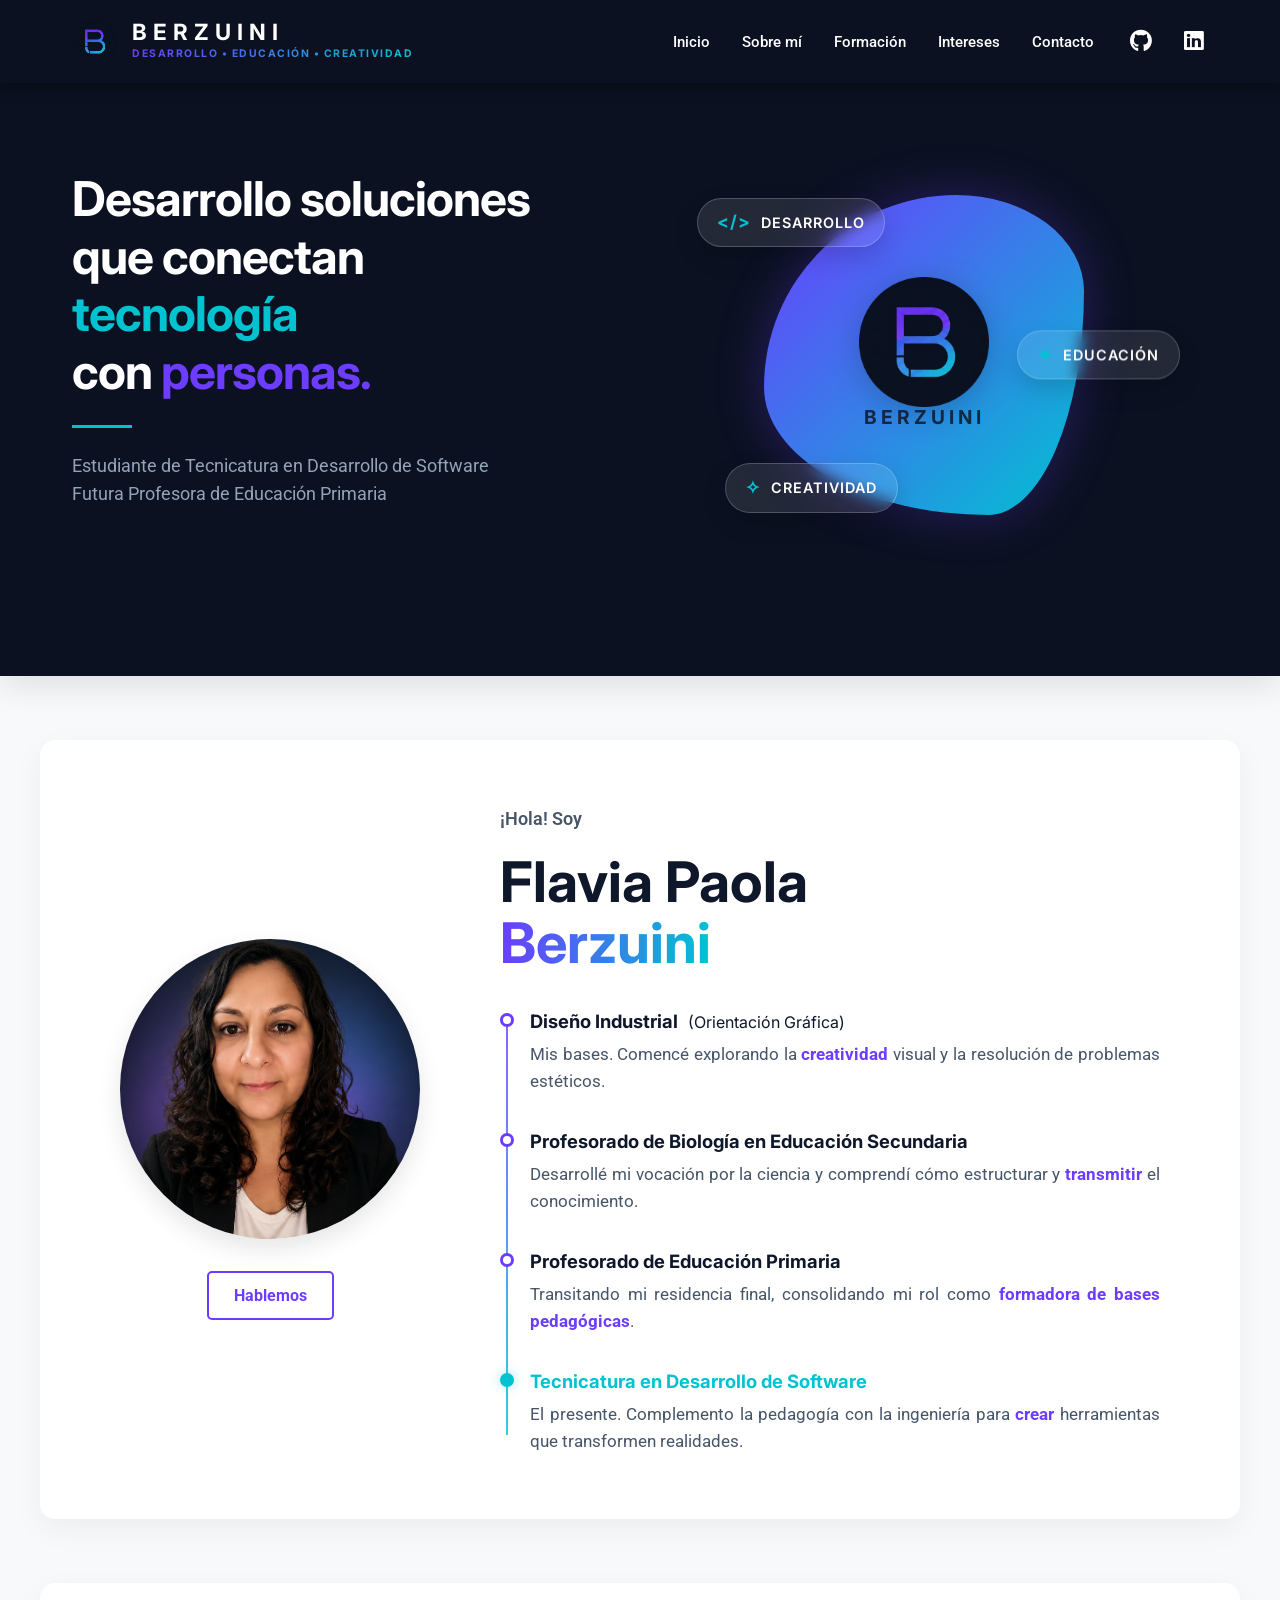
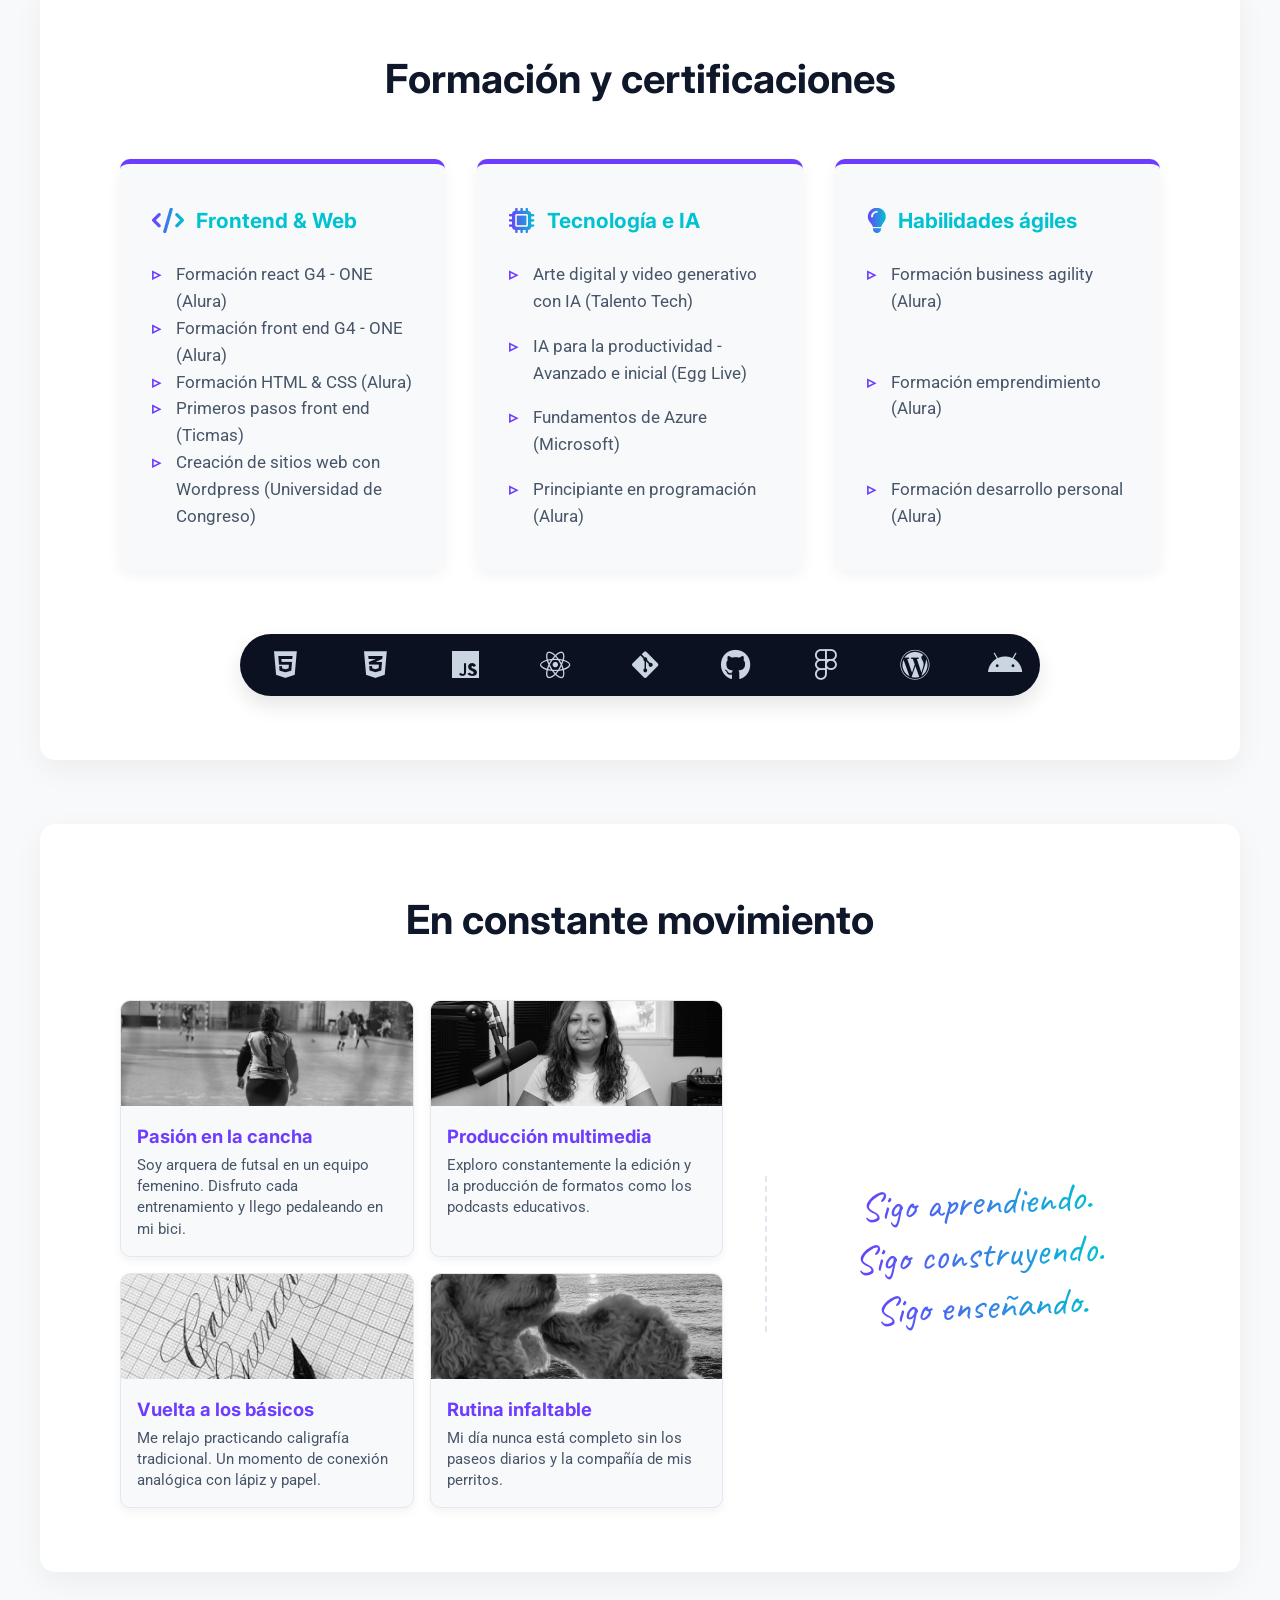
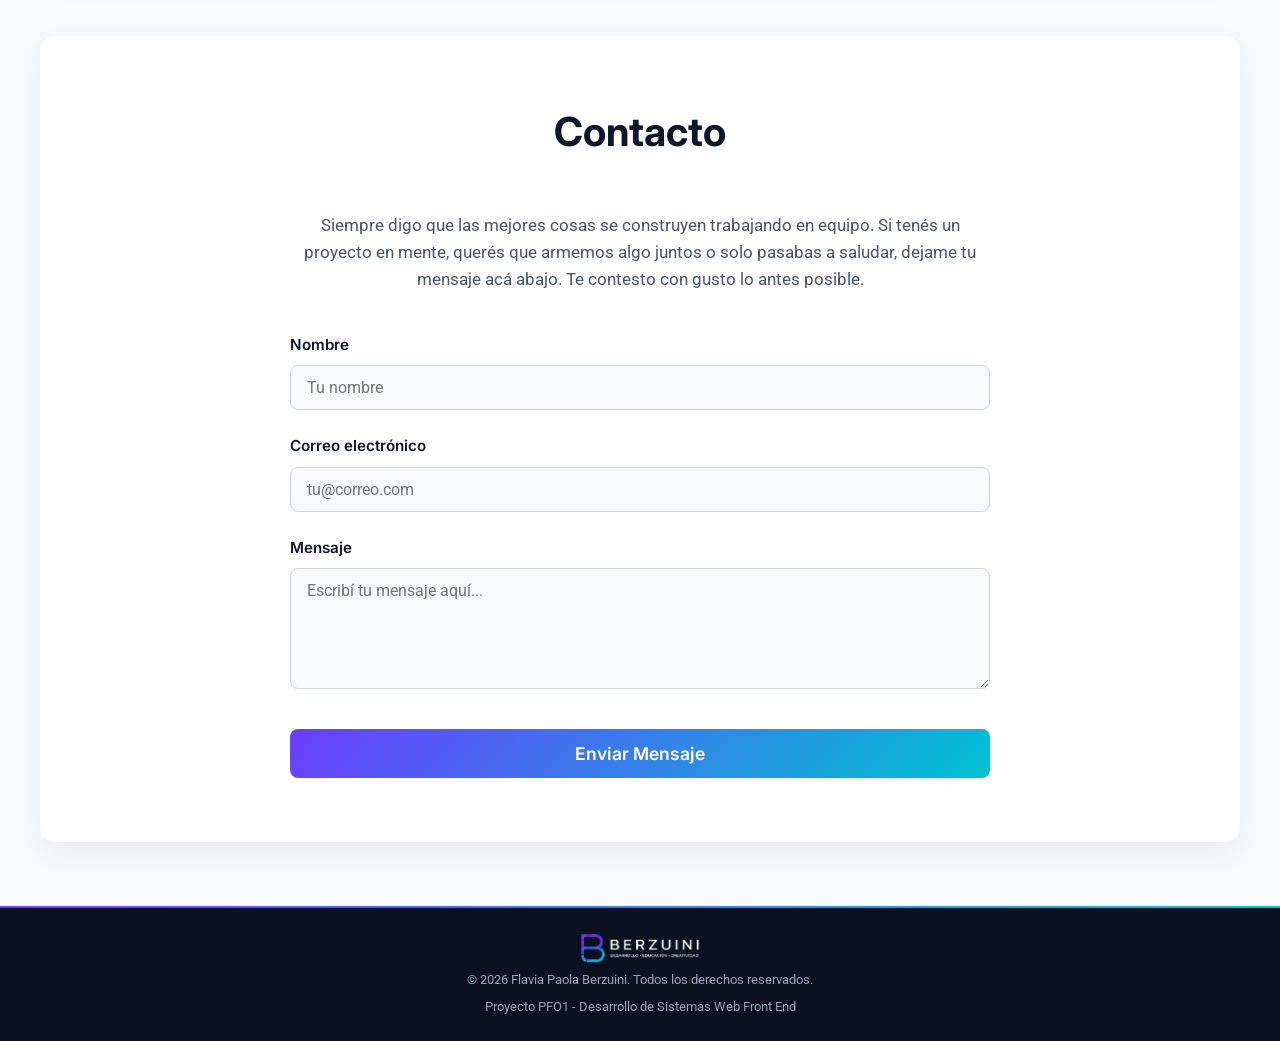
<file: index.html>
<!DOCTYPE html>
<html lang="es">
<head>
    <meta charset="UTF-8">
    <meta name="viewport" content="width=device-width, initial-scale=1.0">
    <title>Flavia Berzuini | Portafolio</title>
    
    <!-- Fuentes de Google: Inter (Títulos), Roboto (Textos) y Caveat (Frase cursiva) -->
    <link rel="preconnect" href="https://fonts.googleapis.com">
    <link rel="preconnect" href="https://fonts.gstatic.com" crossorigin>
    <link href="https://fonts.googleapis.com/css2?family=Caveat:wght@600;700&family=Inter:wght@400;600;700&family=Roboto:wght@300;400;500;700&display=swap" rel="stylesheet">
    
    <!-- Librería de Iconos FontAwesome -->
    <link rel="stylesheet" href="https://cdnjs.cloudflare.com/ajax/libs/font-awesome/6.4.0/css/all.min.css">

    <link rel="icon" type="image/png" href="logo-b.png">
    <link rel="apple-touch-icon" href="logo-b.png">

    <link rel="stylesheet" href="style.css">
</head>
<body>

    <!-- ENCABEZADO -->
    <header class="header-fijo">
        <nav>
            <div class="logo">
                <a href="#inicio" class="logo-link">
                    <img src="logo-b.png" alt="Isotipo de Berzuini: letra B estilizada con degradado violeta y celeste sobre fondo circular oscuro" class="logo-img">
                    <div class="logo-text-container">
                        <span class="logo-text">BERZUINI</span>
                        <!-- El subtítulo 3 pilares -->
                        <span class="logo-subtitle">DESARROLLO &bull; EDUCACIÓN &bull; CREATIVIDAD</span>
                    </div>
                </a>
            </div>
            
            <input type="checkbox" id="menu-toggle" class="menu-toggle">
            <label for="menu-toggle" class="hamburger">
                <span class="bar"></span>
                <span class="bar"></span>
                <span class="bar"></span>
            </label>
            
            <ul class="nav-links">
                <li><a href="#inicio">Inicio</a></li>
                <li><a href="#sobre-mi">Sobre mí</a></li>
                <li><a href="#formacion">Formación</a></li>
                <li><a href="#intereses">Intereses</a></li>
                <li><a href="#contacto">Contacto</a></li>
                
                <!-- Íconos Sociales -->
                <li class="mobile-socials">
                    <div class="header-socials">
                        <a href="https://github.com/FlaviaBerzuini" target="_blank"><i class="fab fa-github"></i></a>
                        <a href="https://www.linkedin.com/in/flavia-paola-berzuini" target="_blank"><i class="fab fa-linkedin"></i></a>
                    </div>
                </li>
            </ul>
        </nav>
    </header>

    <main>
        <!-- SECCIÓN INICIO -->
        <div class="hero-container">
            <section id="inicio">
                <div class="hero-text">
                    <h1>Desarrollo soluciones<br>que conectan <span class="color-teal">tecnología</span><br>con <span class="color-purple">personas.</span></h1>
                    <hr class="separador">
                    <p>Estudiante de Tecnicatura en Desarrollo de Software<br>Futura Profesora de Educación Primaria</p>
                </div>
                
               <!-- Blob Animado con isotipo y 3 badges -->
                <div class="hero-blob-container">
                    <!-- Contenedor del blob y la B central -->
                    <div class="blob-wrapper">
                        <div class="blob"></div>
                        <div class="blob-center-text">
                            <img src="logo-b.png" alt="Logotipo central de Berzuini" class="blob-logo">
                            <span class="text-berzuini">BERZUINI</span>
                        </div>
                    </div>
                    
                    <!-- Tarjetas flotantes -->
                    <div class="glass-badge badge-dev">
                        <span class="badge-icon">&lt;/&gt;</span> DESARROLLO
                    </div>
                    
                    <div class="glass-badge badge-edu">
                        <span class="badge-icon">✦</span> EDUCACIÓN
                    </div>
                    
                    <div class="glass-badge badge-crea">
                        <span class="badge-icon">✧</span> CREATIVIDAD
                    </div>
                    
                </div>
            </section>
        </div>

        <!-- SECCIÓN SOBRE MÍ -->
       <section id="sobre-mi" class="scroll-section">
            <div class="sobre-mi-container">
                
                <div class="sobre-mi-foto">
                    <img src="mifoto.png" alt="Retrato de Flavia Paola Berzuini">
                    <a href="#contacto" class="btn-outline purple">Hablemos</a>
                </div>
                
                <div class="sobre-mi-texto">
                    <p class="saludo-hola">¡Hola! Soy</p>
                    <h2 class="saludo-nombre">Flavia Paola<br><span class="saludo-apellido">Berzuini</span></h2>
                    
                    <!-- Línea de tiempo mini -->
                    <div class="mini-timeline">
                        
                        <div class="mt-item">
                            <div class="mt-dot"></div>
                            <div class="mt-content">
                                <h3>Diseño Industrial <span class="mt-tag">(Orientación Gráfica)</span></h3>
                                <p>Mis bases. Comencé explorando la <strong>creatividad</strong> visual y la resolución de problemas estéticos.</p>
                            </div>
                        </div>

                        <div class="mt-item">
                            <div class="mt-dot"></div>
                            <div class="mt-content">
                                <h3>Profesorado de Biología en Educación Secundaria</h3>
                                <p>Desarrollé mi vocación por la ciencia y comprendí cómo estructurar y <strong>transmitir</strong> el conocimiento.</p>
                            </div>
                        </div>

                        <div class="mt-item">
                            <div class="mt-dot"></div>
                            <div class="mt-content">
                                <h3>Profesorado de Educación Primaria</h3>
                                <p>Transitando mi residencia final, consolidando mi rol como <strong>formadora de bases pedagógicas</strong>.</p>
                            </div>
                        </div>

                        <div class="mt-item mt-active">
                            <div class="mt-dot"></div>
                            <div class="mt-content">
                                <h3>Tecnicatura en Desarrollo de Software</h3>
                                <p>El presente. Complemento la pedagogía con la ingeniería para <strong>crear</strong> herramientas que transformen realidades.</p>
                            </div>
                        </div>

                    </div>
                </div>
            </div>
        </section>

        <!-- SECCIÓN FORMACIÓN -->
        <section id="formacion" class="scroll-section">
            <h2>Formación y certificaciones</h2>
            <div class="certificaciones-grid">
                
                <div class="cert-card">
                    <h3 class="card-title"><i class="fa-solid fa-code card-icon"></i> Frontend & Web</h3>
                    <ul>
                        <li>Formación react G4 - ONE (Alura)</li>
                        <li>Formación front end G4 - ONE (Alura)</li>
                        <li>Formación HTML & CSS (Alura)</li>
                        <li>Primeros pasos front end (Ticmas)</li>
                        <li>Creación de sitios web con Wordpress (Universidad de Congreso)</li>
                    </ul>
                </div>

                <div class="cert-card">
                    <h3 class="card-title"><i class="fa-solid fa-microchip card-icon"></i> Tecnología e IA</h3>
                    <ul>
                        <li>Arte digital y video generativo con IA (Talento Tech)</li>
                        <li>IA para la productividad - Avanzado e inicial (Egg Live)</li>
                        <li>Fundamentos de Azure (Microsoft)</li>
                        <li>Principiante en programación (Alura)</li>
                    </ul>
                </div>

                <div class="cert-card">
                    <h3 class="card-title"><i class="fa-solid fa-lightbulb card-icon"></i> Habilidades ágiles</h3>
                    <ul>
                        <li>Formación business agility (Alura)</li>
                        <li>Formación emprendimiento (Alura)</li>
                        <li>Formación desarrollo personal (Alura)</li>
                    </ul>
                </div>
            </div>

           <!-- Carrusel -->
            <div class="tech-stack-slider">
                <div class="tech-track">
                    <!-- Set íconos -->
                    <div class="tech-item" title="HTML5" aria-label="Tecnología HTML5"><i class="fa-brands fa-html5" aria-hidden="true"></i></div>
                    <div class="tech-item" title="CSS3" aria-label="Tecnología CSS3"><i class="fa-brands fa-css3-alt" aria-hidden="true"></i></div>
                    <div class="tech-item" title="JavaScript" aria-label="Tecnología JavaScript"><i class="fa-brands fa-js" aria-hidden="true"></i></div>
                    <div class="tech-item" title="React" aria-label="Tecnología React"><i class="fa-brands fa-react" aria-hidden="true"></i></div>
                    <div class="tech-item" title="Git" aria-label="Herramienta Git"><i class="fa-brands fa-git-alt" aria-hidden="true"></i></div>
                    <div class="tech-item" title="GitHub" aria-label="Plataforma GitHub"><i class="fa-brands fa-github" aria-hidden="true"></i></div>
                    <div class="tech-item" title="Figma" aria-label="Herramienta Figma"><i class="fa-brands fa-figma" aria-hidden="true"></i></div>
                    <div class="tech-item" title="WordPress" aria-label="CMS WordPress"><i class="fa-brands fa-wordpress" aria-hidden="true"></i></div>
                    <div class="tech-item" title="Android Studio" aria-label="Android Studio"><i class="fa-brands fa-android" aria-hidden="true"></i></div>
                    <div class="tech-item" title="C# / .NET" aria-label="C Sharp y punto NET"><i class="fa-brands fa-windows" aria-hidden="true"></i></div>
                    <div class="tech-item" title="Inteligencia Artificial" aria-label="Inteligencia Artificial y Generación de Imágenes"><i class="fa-solid fa-robot" aria-hidden="true"></i></div>
                    
                    <!-- Duplicado para el bucle infinito -->
                    <div class="tech-item" title="HTML5" aria-label="Tecnología HTML5"><i class="fa-brands fa-html5" aria-hidden="true"></i></div>
                    <div class="tech-item" title="CSS3" aria-label="Tecnología CSS3"><i class="fa-brands fa-css3-alt" aria-hidden="true"></i></div>
                    <div class="tech-item" title="JavaScript" aria-label="Tecnología JavaScript"><i class="fa-brands fa-js" aria-hidden="true"></i></div>
                    <div class="tech-item" title="React" aria-label="Tecnología React"><i class="fa-brands fa-react" aria-hidden="true"></i></div>
                    <div class="tech-item" title="Git" aria-label="Herramienta Git"><i class="fa-brands fa-git-alt" aria-hidden="true"></i></div>
                    <div class="tech-item" title="GitHub" aria-label="Plataforma GitHub"><i class="fa-brands fa-github" aria-hidden="true"></i></div>
                    <div class="tech-item" title="Figma" aria-label="Herramienta Figma"><i class="fa-brands fa-figma" aria-hidden="true"></i></div>
                    <div class="tech-item" title="WordPress" aria-label="CMS WordPress"><i class="fa-brands fa-wordpress" aria-hidden="true"></i></div>
                    <div class="tech-item" title="Android Studio" aria-label="Android Studio"><i class="fa-brands fa-android" aria-hidden="true"></i></div>
                    <div class="tech-item" title="C# / .NET" aria-label="C Sharp y punto NET"><i class="fa-brands fa-windows" aria-hidden="true"></i></div>
                    <div class="tech-item" title="Inteligencia Artificial" aria-label="Inteligencia Artificial y Generación de Imágenes"><i class="fa-solid fa-robot" aria-hidden="true"></i></div>
                </div>
            </div>
        </section>

        <!-- SECCIÓN INTERESES -->
        <section id="intereses" class="scroll-section">
            <h2>En constante movimiento</h2> <!-- Podés cambiar este título -->
            
            <div class="intereses-container">
                
                <!-- Columna izquierda: tarjetas con imágenes -->
                <div class="intereses-galeria">
                    
                    <!-- Tarjeta 1: futsal -->
                    <div class="interes-card">
                        <div class="interes-img-container">
                            <img src="futsal.jpg" alt="Arquera de futsal en acción" class="interes-img">
                        </div>
                        <div class="interes-info">
                            <h3>Pasión en la cancha</h3>
                            <p>Soy arquera de futsal en un equipo femenino. Disfruto cada entrenamiento y llego pedaleando en mi bici.</p>
                        </div>
                    </div>

                    <!-- Tarjeta 2: multimedia -->
                    <div class="interes-card">
                        <div class="interes-img-container">
                            <img src="podcast.png" alt="Micrófono y edición multimedia" class="interes-img">
                        </div>
                        <div class="interes-info">
                            <h3>Producción multimedia</h3>
                            <p>Exploro constantemente la edición y la producción de formatos como los podcasts educativos.</p>
                        </div>
                    </div>

                    <!-- Tarjeta 3: caligrafía -->
                    <div class="interes-card">
                        <div class="interes-img-container">
                            <img src="caligrafia.jpg" alt="Práctica de caligrafía tradicional" class="interes-img">
                        </div>
                        <div class="interes-info">
                            <h3>Vuelta a los básicos</h3>
                            <p>Me relajo practicando caligrafía tradicional. Un momento de conexión analógica con lápiz y papel.</p>
                        </div>
                    </div>
                    
                    <!-- Tarjeta 4: perritos -->
                     <div class="interes-card">
                        <div class="interes-img-container">
                            <img src="perritos.jpg" alt="Paseo con mis perros" class="interes-img">
                        </div>
                        <div class="interes-info">
                            <h3>Rutina infaltable</h3>
                            <p>Mi día nunca está completo sin los paseos diarios y la compañía de mis perritos.</p>
                        </div>
                    </div>

                </div>

                <!-- Columna derecha: frase en cursiva -->
                <div class="intereses-frase">
                    <p class="frase-cursiva">
                        Sigo aprendiendo.<br>
                        Sigo construyendo.<br>
                        Sigo enseñando.
                    </p>
                </div>
                
            </div>
        </section>

    <!-- SECCIÓN CONTACTO -->
        <section id="contacto" class="scroll-section">
            <h2>Contacto</h2>
            
            <div class="contacto-container">
                <p class="contacto-intro">Siempre digo que las mejores cosas se construyen trabajando en equipo. Si tenés un proyecto en mente, querés que armemos algo juntos o solo pasabas a saludar, dejame tu mensaje acá abajo. Te contesto con gusto lo antes posible.</p>
                
                <!-- Formulario de contacto -->
                <form action="#" method="POST">
                    <div class="form-grupo">
                        <label for="nombre">Nombre</label>
                        <input type="text" id="nombre" name="nombre" placeholder="Tu nombre" required>
                    </div>

                    <div class="form-grupo">
                        <label for="email">Correo electrónico</label>
                        <input type="email" id="email" name="email" placeholder="tu@correo.com" required>
                    </div>

                    <div class="form-grupo">
                        <label for="mensaje">Mensaje</label>
                        <textarea id="mensaje" name="mensaje" rows="5" placeholder="Escribí tu mensaje aquí..." required></textarea>
                    </div>

                    <button type="submit" class="btn-enviar">Enviar Mensaje</button>
                </form>
            </div>
        </section>
    </main>

    <footer>

        <div class="footer-content">
            <img src="logo-completo.png" alt="Logo Flavia Berzuini - Developer, Educator, Creative" class="footer-logo">
            <p>&copy; 2026 Flavia Paola Berzuini. Todos los derechos reservados.</p>
            <p>Proyecto PFO1 - Desarrollo de Sistemas Web Front End</p>
        </div>
    </footer> 

</body>
</html>
</file>
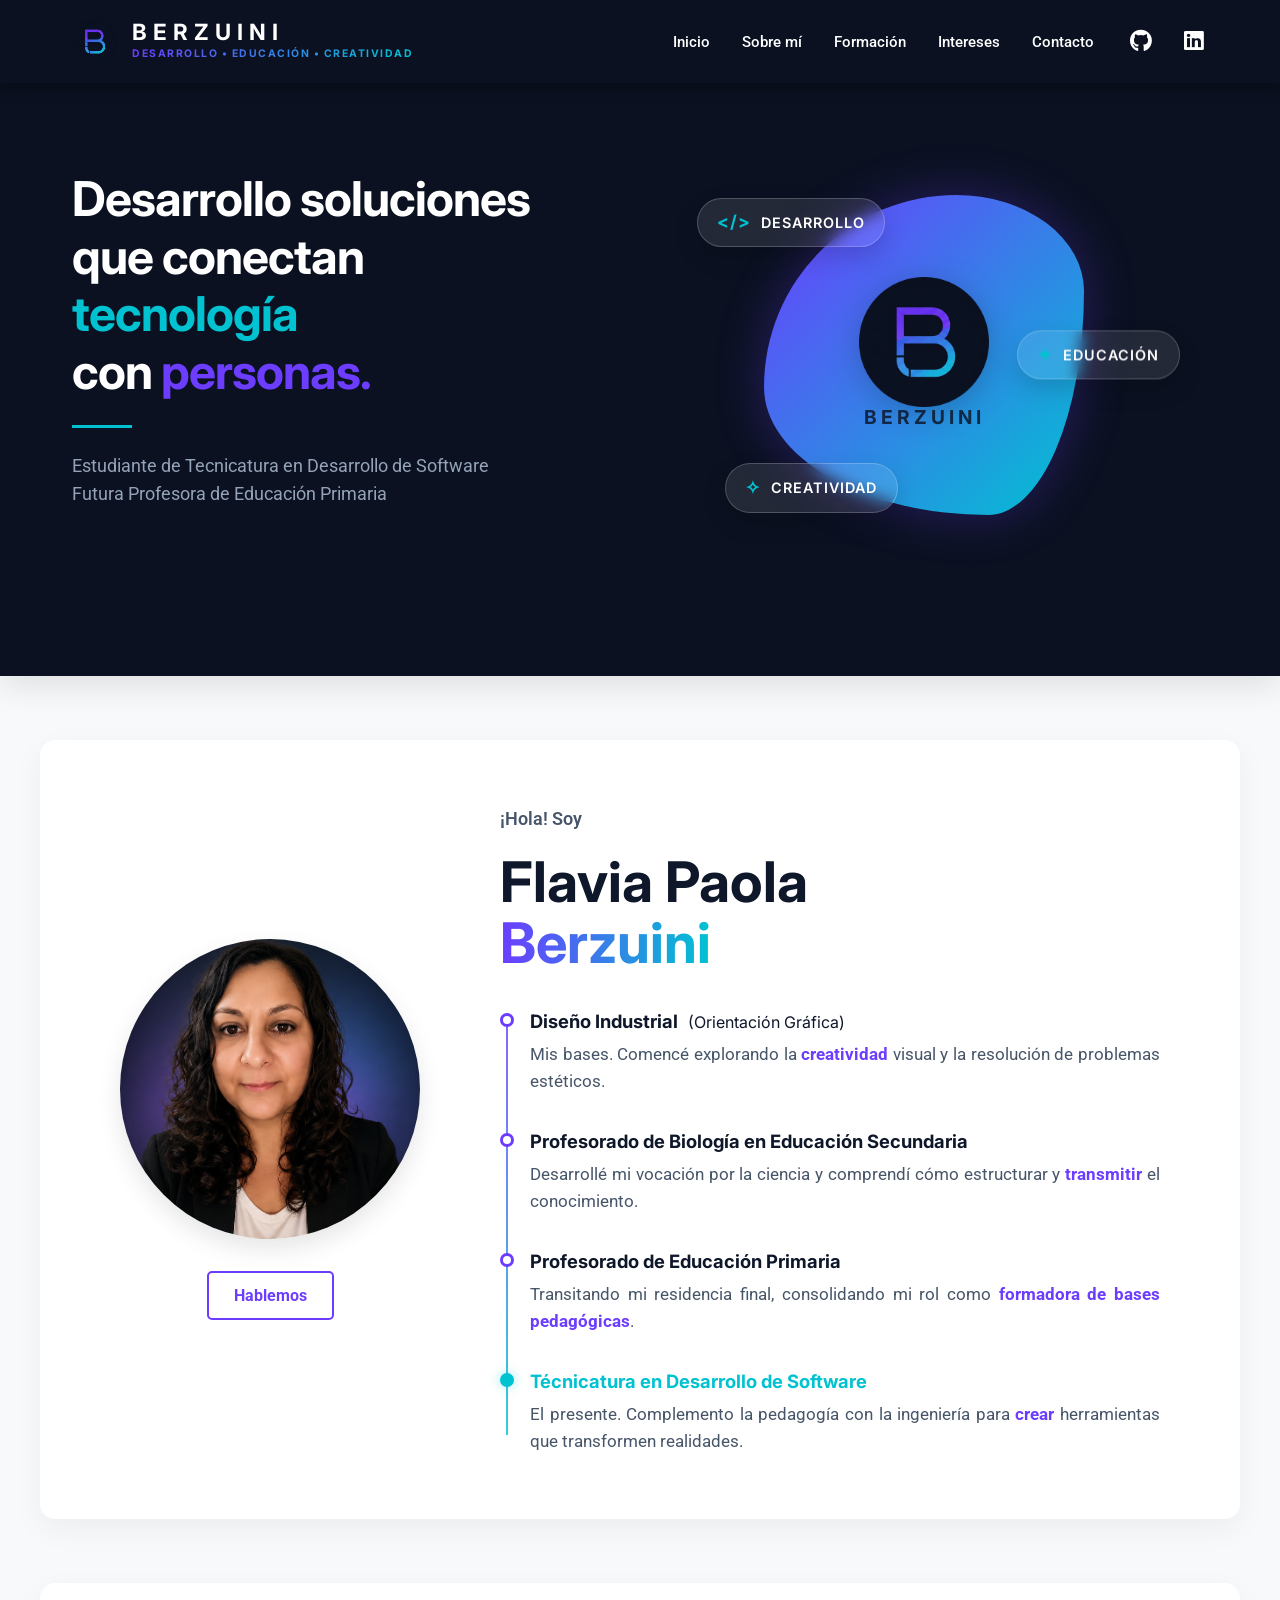
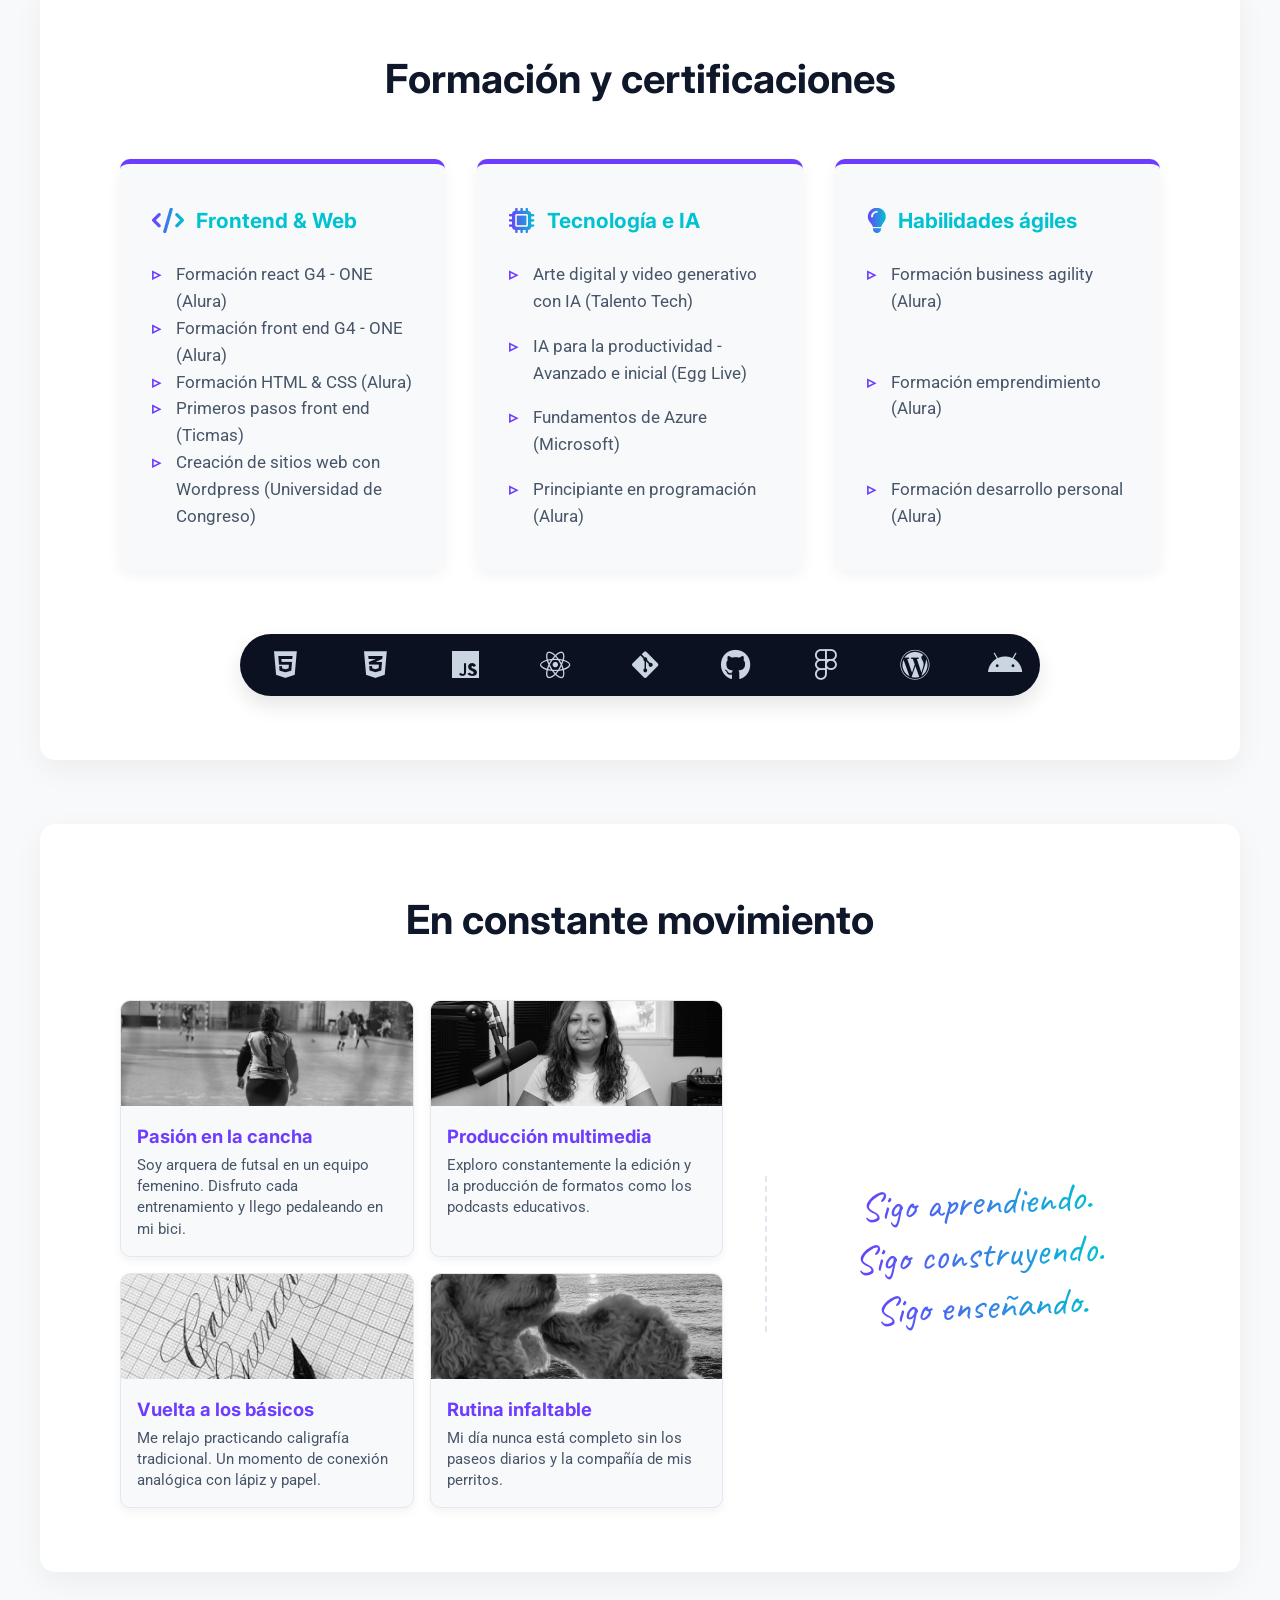
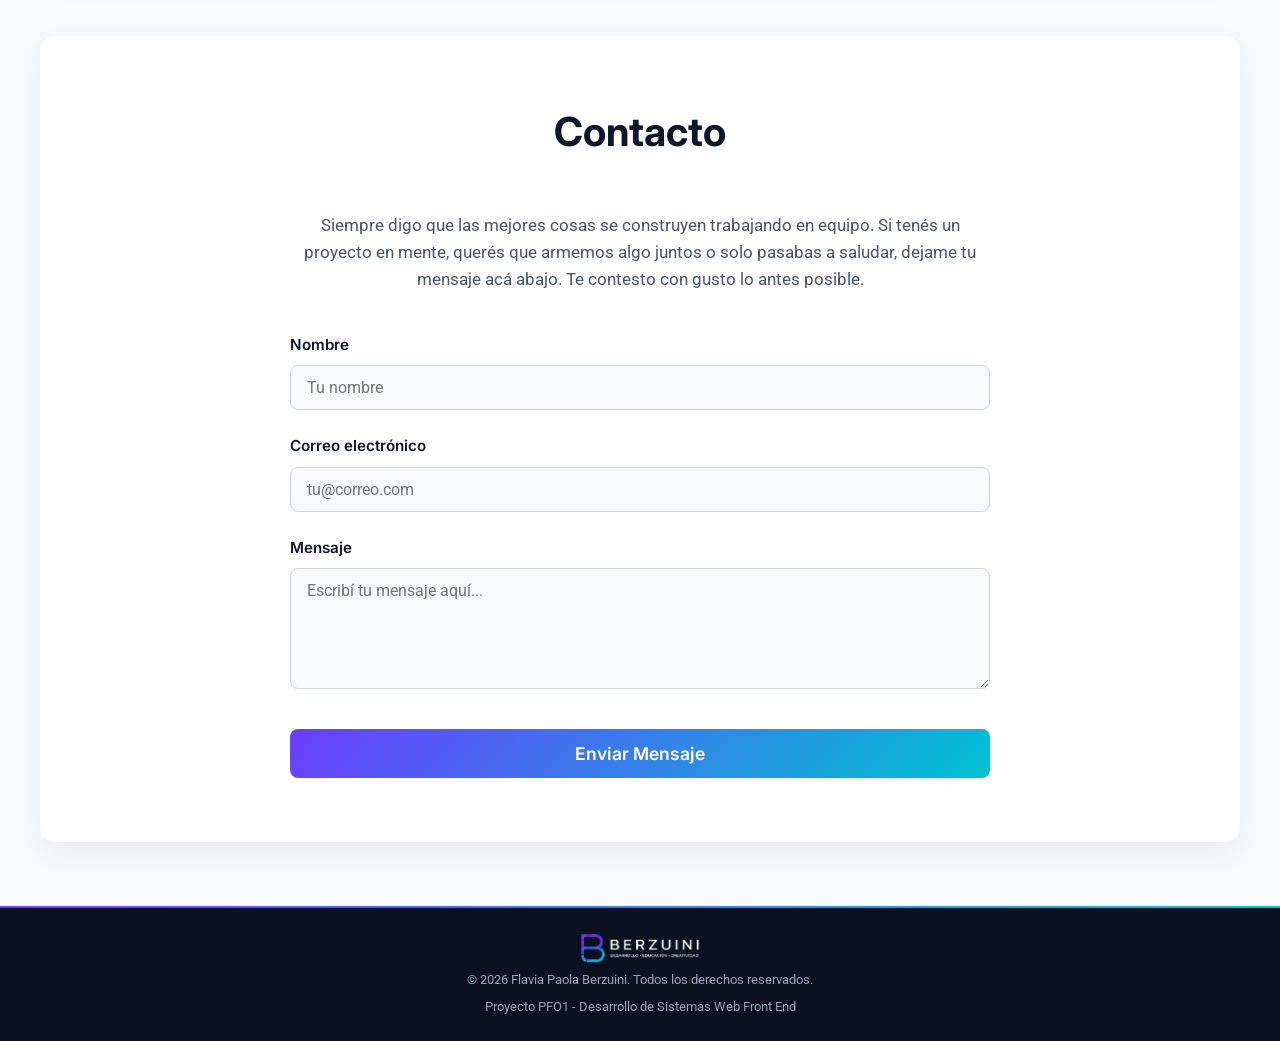
<file: Index.html>
<!DOCTYPE html>
<html lang="es">
<head>
    <meta charset="UTF-8">
    <meta name="viewport" content="width=device-width, initial-scale=1.0">
    <title>Flavia Berzuini | Portafolio</title>
    
    <!-- Fuentes de Google: Inter (Títulos), Roboto (Textos) y Caveat (Frase cursiva) -->
    <link rel="preconnect" href="https://fonts.googleapis.com">
    <link rel="preconnect" href="https://fonts.gstatic.com" crossorigin>
    <link href="https://fonts.googleapis.com/css2?family=Caveat:wght@600;700&family=Inter:wght@400;600;700&family=Roboto:wght@300;400;500;700&display=swap" rel="stylesheet">
    
    <!-- Librería de Iconos FontAwesome -->
    <link rel="stylesheet" href="https://cdnjs.cloudflare.com/ajax/libs/font-awesome/6.4.0/css/all.min.css">

    <link rel="icon" type="image/png" href="logo-b.png">
    <link rel="apple-touch-icon" href="logo-b.png">

    <link rel="stylesheet" href="style.css">
</head>
<body>

    <!-- ENCABEZADO -->
    <header class="header-fijo">
        <nav>
            <div class="logo">
                <a href="#inicio" class="logo-link">
                    <img src="logo-b.png" alt="Isotipo de Berzuini: letra B estilizada con degradado violeta y celeste sobre fondo circular oscuro" class="logo-img">
                    <div class="logo-text-container">
                        <span class="logo-text">BERZUINI</span>
                        <!-- El subtítulo 3 pilares -->
                        <span class="logo-subtitle">DESARROLLO &bull; EDUCACIÓN &bull; CREATIVIDAD</span>
                    </div>
                </a>
            </div>
            
            <input type="checkbox" id="menu-toggle" class="menu-toggle">
            <label for="menu-toggle" class="hamburger">
                <span class="bar"></span>
                <span class="bar"></span>
                <span class="bar"></span>
            </label>
            
            <ul class="nav-links">
                <li><a href="#inicio">Inicio</a></li>
                <li><a href="#sobre-mi">Sobre mí</a></li>
                <li><a href="#formacion">Formación</a></li>
                <li><a href="#intereses">Intereses</a></li>
                <li><a href="#contacto">Contacto</a></li>
                
                <!-- Íconos Sociales -->
                <li class="mobile-socials">
                    <div class="header-socials">
                        <a href="https://github.com/FlaviaBerzuini" target="_blank"><i class="fab fa-github"></i></a>
                        <a href="https://www.linkedin.com/in/flavia-paola-berzuini" target="_blank"><i class="fab fa-linkedin"></i></a>
                    </div>
                </li>
            </ul>
        </nav>
    </header>

    <main>
        <!-- SECCIÓN INICIO -->
        <div class="hero-container">
            <section id="inicio">
                <div class="hero-text">
                    <h1>Desarrollo soluciones<br>que conectan <span class="color-teal">tecnología</span><br>con <span class="color-purple">personas.</span></h1>
                    <hr class="separador">
                    <p>Estudiante de Tecnicatura en Desarrollo de Software<br>Futura Profesora de Educación Primaria</p>
                </div>
                
               <!-- Blob Animado con isotipo y 3 badges -->
                <div class="hero-blob-container">
                    <!-- Contenedor del blob y la B central -->
                    <div class="blob-wrapper">
                        <div class="blob"></div>
                        <div class="blob-center-text">
                            <img src="logo-b.png" alt="Logotipo central de Berzuini" class="blob-logo">
                            <span class="text-berzuini">BERZUINI</span>
                        </div>
                    </div>
                    
                    <!-- Tarjetas flotantes -->
                    <div class="glass-badge badge-dev">
                        <span class="badge-icon">&lt;/&gt;</span> DESARROLLO
                    </div>
                    
                    <div class="glass-badge badge-edu">
                        <span class="badge-icon">✦</span> EDUCACIÓN
                    </div>
                    
                    <div class="glass-badge badge-crea">
                        <span class="badge-icon">✧</span> CREATIVIDAD
                    </div>
                    
                </div>
            </section>
        </div>

        <!-- SECCIÓN SOBRE MÍ -->
       <section id="sobre-mi" class="scroll-section">
            <div class="sobre-mi-container">
                
                <div class="sobre-mi-foto">
                    <img src="mifoto.png" alt="Retrato de Flavia Paola Berzuini">
                    <a href="#contacto" class="btn-outline purple">Hablemos</a>
                </div>
                
                <div class="sobre-mi-texto">
                    <p class="saludo-hola">¡Hola! Soy</p>
                    <h2 class="saludo-nombre">Flavia Paola<br><span class="saludo-apellido">Berzuini</span></h2>
                    
                    <!-- Línea de tiempo mini -->
                    <div class="mini-timeline">
                        
                        <div class="mt-item">
                            <div class="mt-dot"></div>
                            <div class="mt-content">
                                <h3>Diseño Industrial <span class="mt-tag">(Orientación Gráfica)</span></h3>
                                <p>Mis bases. Comencé explorando la <strong>creatividad</strong> visual y la resolución de problemas estéticos.</p>
                            </div>
                        </div>

                        <div class="mt-item">
                            <div class="mt-dot"></div>
                            <div class="mt-content">
                                <h3>Profesorado de Biología en Educación Secundaria</h3>
                                <p>Desarrollé mi vocación por la ciencia y comprendí cómo estructurar y <strong>transmitir</strong> el conocimiento.</p>
                            </div>
                        </div>

                        <div class="mt-item">
                            <div class="mt-dot"></div>
                            <div class="mt-content">
                                <h3>Profesorado de Educación Primaria</h3>
                                <p>Transitando mi residencia final, consolidando mi rol como <strong>formadora de bases pedagógicas</strong>.</p>
                            </div>
                        </div>

                        <div class="mt-item mt-active">
                            <div class="mt-dot"></div>
                            <div class="mt-content">
                                <h3>Técnicatura en Desarrollo de Software</h3>
                                <p>El presente. Complemento la pedagogía con la ingeniería para <strong>crear</strong> herramientas que transformen realidades.</p>
                            </div>
                        </div>

                    </div>
                </div>
            </div>
        </section>

        <!-- SECCIÓN FORMACIÓN -->
        <section id="formacion" class="scroll-section">
            <h2>Formación y certificaciones</h2>
            <div class="certificaciones-grid">
                
                <div class="cert-card">
                    <h3 class="card-title"><i class="fa-solid fa-code card-icon"></i> Frontend & Web</h3>
                    <ul>
                        <li>Formación react G4 - ONE (Alura)</li>
                        <li>Formación front end G4 - ONE (Alura)</li>
                        <li>Formación HTML & CSS (Alura)</li>
                        <li>Primeros pasos front end (Ticmas)</li>
                        <li>Creación de sitios web con Wordpress (Universidad de Congreso)</li>
                    </ul>
                </div>

                <div class="cert-card">
                    <h3 class="card-title"><i class="fa-solid fa-microchip card-icon"></i> Tecnología e IA</h3>
                    <ul>
                        <li>Arte digital y video generativo con IA (Talento Tech)</li>
                        <li>IA para la productividad - Avanzado e inicial (Egg Live)</li>
                        <li>Fundamentos de Azure (Microsoft)</li>
                        <li>Principiante en programación (Alura)</li>
                    </ul>
                </div>

                <div class="cert-card">
                    <h3 class="card-title"><i class="fa-solid fa-lightbulb card-icon"></i> Habilidades ágiles</h3>
                    <ul>
                        <li>Formación business agility (Alura)</li>
                        <li>Formación emprendimiento (Alura)</li>
                        <li>Formación desarrollo personal (Alura)</li>
                    </ul>
                </div>
            </div>

           <!-- Carrusel -->
            <div class="tech-stack-slider">
                <div class="tech-track">
                    <!-- Set íconos -->
                    <div class="tech-item" title="HTML5" aria-label="Tecnología HTML5"><i class="fa-brands fa-html5" aria-hidden="true"></i></div>
                    <div class="tech-item" title="CSS3" aria-label="Tecnología CSS3"><i class="fa-brands fa-css3-alt" aria-hidden="true"></i></div>
                    <div class="tech-item" title="JavaScript" aria-label="Tecnología JavaScript"><i class="fa-brands fa-js" aria-hidden="true"></i></div>
                    <div class="tech-item" title="React" aria-label="Tecnología React"><i class="fa-brands fa-react" aria-hidden="true"></i></div>
                    <div class="tech-item" title="Git" aria-label="Herramienta Git"><i class="fa-brands fa-git-alt" aria-hidden="true"></i></div>
                    <div class="tech-item" title="GitHub" aria-label="Plataforma GitHub"><i class="fa-brands fa-github" aria-hidden="true"></i></div>
                    <div class="tech-item" title="Figma" aria-label="Herramienta Figma"><i class="fa-brands fa-figma" aria-hidden="true"></i></div>
                    <div class="tech-item" title="WordPress" aria-label="CMS WordPress"><i class="fa-brands fa-wordpress" aria-hidden="true"></i></div>
                    <div class="tech-item" title="Android Studio" aria-label="Android Studio"><i class="fa-brands fa-android" aria-hidden="true"></i></div>
                    <div class="tech-item" title="C# / .NET" aria-label="C Sharp y punto NET"><i class="fa-brands fa-windows" aria-hidden="true"></i></div>
                    <div class="tech-item" title="Inteligencia Artificial" aria-label="Inteligencia Artificial y Generación de Imágenes"><i class="fa-solid fa-robot" aria-hidden="true"></i></div>
                    
                    <!-- Duplicado para el bucle infinito -->
                    <div class="tech-item" title="HTML5" aria-label="Tecnología HTML5"><i class="fa-brands fa-html5" aria-hidden="true"></i></div>
                    <div class="tech-item" title="CSS3" aria-label="Tecnología CSS3"><i class="fa-brands fa-css3-alt" aria-hidden="true"></i></div>
                    <div class="tech-item" title="JavaScript" aria-label="Tecnología JavaScript"><i class="fa-brands fa-js" aria-hidden="true"></i></div>
                    <div class="tech-item" title="React" aria-label="Tecnología React"><i class="fa-brands fa-react" aria-hidden="true"></i></div>
                    <div class="tech-item" title="Git" aria-label="Herramienta Git"><i class="fa-brands fa-git-alt" aria-hidden="true"></i></div>
                    <div class="tech-item" title="GitHub" aria-label="Plataforma GitHub"><i class="fa-brands fa-github" aria-hidden="true"></i></div>
                    <div class="tech-item" title="Figma" aria-label="Herramienta Figma"><i class="fa-brands fa-figma" aria-hidden="true"></i></div>
                    <div class="tech-item" title="WordPress" aria-label="CMS WordPress"><i class="fa-brands fa-wordpress" aria-hidden="true"></i></div>
                    <div class="tech-item" title="Android Studio" aria-label="Android Studio"><i class="fa-brands fa-android" aria-hidden="true"></i></div>
                    <div class="tech-item" title="C# / .NET" aria-label="C Sharp y punto NET"><i class="fa-brands fa-windows" aria-hidden="true"></i></div>
                    <div class="tech-item" title="Inteligencia Artificial" aria-label="Inteligencia Artificial y Generación de Imágenes"><i class="fa-solid fa-robot" aria-hidden="true"></i></div>
                </div>
            </div>
        </section>

        <!-- SECCIÓN INTERESES -->
        <section id="intereses" class="scroll-section">
            <h2>En constante movimiento</h2> <!-- Podés cambiar este título -->
            
            <div class="intereses-container">
                
                <!-- Columna izquierda: tarjetas con imágenes -->
                <div class="intereses-galeria">
                    
                    <!-- Tarjeta 1: futsal -->
                    <div class="interes-card">
                        <div class="interes-img-container">
                            <img src="futsal.jpg" alt="Arquera de futsal en acción" class="interes-img">
                        </div>
                        <div class="interes-info">
                            <h3>Pasión en la cancha</h3>
                            <p>Soy arquera de futsal en un equipo femenino. Disfruto cada entrenamiento y llego pedaleando en mi bici.</p>
                        </div>
                    </div>

                    <!-- Tarjeta 2: multimedia -->
                    <div class="interes-card">
                        <div class="interes-img-container">
                            <img src="podcast.png" alt="Micrófono y edición multimedia" class="interes-img">
                        </div>
                        <div class="interes-info">
                            <h3>Producción multimedia</h3>
                            <p>Exploro constantemente la edición y la producción de formatos como los podcasts educativos.</p>
                        </div>
                    </div>

                    <!-- Tarjeta 3: caligrafía -->
                    <div class="interes-card">
                        <div class="interes-img-container">
                            <img src="caligrafia.jpg" alt="Práctica de caligrafía tradicional" class="interes-img">
                        </div>
                        <div class="interes-info">
                            <h3>Vuelta a los básicos</h3>
                            <p>Me relajo practicando caligrafía tradicional. Un momento de conexión analógica con lápiz y papel.</p>
                        </div>
                    </div>
                    
                    <!-- Tarjeta 4: perritos -->
                     <div class="interes-card">
                        <div class="interes-img-container">
                            <img src="perritos.jpg" alt="Paseo con mis perros" class="interes-img">
                        </div>
                        <div class="interes-info">
                            <h3>Rutina infaltable</h3>
                            <p>Mi día nunca está completo sin los paseos diarios y la compañía de mis perritos.</p>
                        </div>
                    </div>

                </div>

                <!-- Columna derecha: frase en cursiva -->
                <div class="intereses-frase">
                    <p class="frase-cursiva">
                        Sigo aprendiendo.<br>
                        Sigo construyendo.<br>
                        Sigo enseñando.
                    </p>
                </div>
                
            </div>
        </section>
    </main>

    <!-- SECCIÓN CONTACTO -->
        <section id="contacto" class="scroll-section">
            <h2>Contacto</h2>
            
            <div class="contacto-container">
                <p class="contacto-intro">Siempre digo que las mejores cosas se construyen trabajando en equipo. Si tenés un proyecto en mente, querés que armemos algo juntos o solo pasabas a saludar, dejame tu mensaje acá abajo. Te contesto con gusto lo antes posible.</p>
                
                <!-- Formulario de contacto -->
                <form action="#" method="POST">
                    <div class="form-grupo">
                        <label for="nombre">Nombre</label>
                        <input type="text" id="nombre" name="nombre" placeholder="Tu nombre" required>
                    </div>

                    <div class="form-grupo">
                        <label for="email">Correo electrónico</label>
                        <input type="email" id="email" name="email" placeholder="tu@correo.com" required>
                    </div>

                    <div class="form-grupo">
                        <label for="mensaje">Mensaje</label>
                        <textarea id="mensaje" name="mensaje" rows="5" placeholder="Escribí tu mensaje aquí..." required></textarea>
                    </div>

                    <button type="submit" class="btn-enviar">Enviar Mensaje</button>
                </form>
            </div>
        </section>

    <footer>

        <div class="footer-content">
            <img src="logo-completo.png" alt="Logo Flavia Berzuini - Developer, Educator, Creative" class="footer-logo">
            <p>&copy; 2026 Flavia Paola Berzuini. Todos los derechos reservados.</p>
            <p>Proyecto PFO1 - Desarrollo de Sistemas Web Front End</p>
        </div>
    </footer> 

</body>
</html>
</file>
<file: style.css>
/*  VARIABLES GLOBALES */
:root {
    --bg-oscuro: #0B1121; 
    --bg-codigo: #151E2E; 
    --color-primario: #0F172A; 
    --color-teal: #00C2D1; 
    --color-purple: #6C3DFF; 
    --color-blanco: #FFFFFF;
    --color-fondo: #F8F9FA; 
    --color-gris: #94A3B8;
    --color-texto-secundario: #475569;
    
    --fuente-titulos: 'Inter', sans-serif;
    --fuente-textos: 'Roboto', sans-serif;
}

/* RESETEO BÁSICO */
* {
    margin: 0;
    padding: 0;
    box-sizing: border-box;
    scroll-behavior: smooth;
    scroll-padding-top: 100px; 
}

body {
    font-family: var(--fuente-textos);
    color: var(--color-primario);
    background-color: var(--color-fondo);
    line-height: 1.6;
}

h1, h2, h3 {
    font-family: var(--fuente-titulos);
    color: var(--color-primario);
}

/* ANIMACIONES */
@keyframes fadeIn {
    from { opacity: 0; transform: translateY(20px); }
    to { opacity: 1; transform: translateY(0); }
}

/* HEADER FIJO Y NAVEGACIÓN */
.header-fijo {
    position: fixed;
    top: 0;
    left: 0;
    width: 100%;
    background-color: var(--bg-oscuro);
    z-index: 2000;
    box-shadow: 0 4px 15px rgba(0, 0, 0, 0.4);
    padding: 1.2rem 0;
}

nav {
    display: flex;
    justify-content: space-between;
    align-items: center;
    width: 100%;
    max-width: 1200px;
    margin: 0 auto;
    padding: 0 2rem;
    gap: 2rem;
}

.logo-link {
    display: flex;
    align-items: center;
    gap: 15px;
    text-decoration: none;
}

.logo-img { height: 45px; }

.logo-text-container {
    display: flex;
    flex-direction: column;
    justify-content: center;
}

.logo-text {
    color: var(--color-blanco);
    font-family: var(--fuente-titulos);
    font-weight: 700;
    font-size: 1.4rem;
    letter-spacing: 6px;
    line-height: 1;
}

.logo-subtitle {
    font-family: var(--fuente-titulos);
    font-size: 0.65rem;
    font-weight: 700;
    letter-spacing: 1.5px;
    margin-top: 2px; 
    background: linear-gradient(to right, var(--color-purple), var(--color-teal));
    -webkit-background-clip: text;
    background-clip: text;
    color: transparent;
}

/* --- MENÚ HAMBURGUESA --- */
.menu-toggle { display: none; }
.hamburger { display: none; flex-direction: column; gap: 6px; cursor: pointer; }
.hamburger .bar { width: 28px; height: 3px; background-color: var(--color-blanco); border-radius: 3px; transition: all 0.3s ease; }
.hamburger:hover .bar { background-color: var(--color-teal); }
.menu-toggle:checked + .hamburger .bar:nth-child(1) { transform: translateY(9px) rotate(45deg); background-color: var(--color-teal); }
.menu-toggle:checked + .hamburger .bar:nth-child(2) { opacity: 0; }
.menu-toggle:checked + .hamburger .bar:nth-child(3) { transform: translateY(-9px) rotate(-45deg); background-color: var(--color-teal); }

/* --- ENLACES DE NAVEGACIÓN --- */
.nav-links {
    display: flex;
    align-items: center; 
    list-style: none;
    gap: 2rem;
    margin-left: auto;
}

.nav-links a {
    color: var(--color-blanco);
    text-decoration: none;
    font-size: 0.95rem;
    font-weight: 500;
    transition: color 0.3s ease;
    position: relative;
    padding-bottom: 5px;
    outline: none; 
}

.nav-links a::after {
    content: '';
    position: absolute;
    left: 0;
    bottom: -2px;
    width: 0;
    height: 2px;
    background: linear-gradient(to right, var(--color-purple), var(--color-teal));
    border-radius: 2px;
    transition: width 0.3s ease;
}

.nav-links a:hover::after,
.nav-links a:focus::after,
.nav-links a.active::after {
    width: 100%;
}

.nav-links a:hover,
.nav-links a:focus,
.nav-links a.active {
    font-weight: 600;
    background: linear-gradient(to right, var(--color-purple), var(--color-teal));
    -webkit-background-clip: text;
    background-clip: text;
    color: transparent;
}

/* --- ÍCONOS SOCIALES --- */
.header-socials {
    display: flex;
    gap: 1.5rem; 
    align-items: center;
}

.header-socials a {
    color: var(--color-blanco);
    font-size: 1.4rem; 
    transition: transform 0.3s ease;
    display: inline-block;
    outline: none; 
    padding: 4px; 
    border-radius: 4px;
}

.header-socials a:hover,
.header-socials a:focus {
    transform: translateY(-3px); 
}

.header-socials a:hover i,
.header-socials a:focus i {
    background: linear-gradient(to right, var(--color-purple), var(--color-teal));
    -webkit-background-clip: text;
    background-clip: text;
    color: transparent;
}

/* SECCIÓN INICIO */
.hero-container {
    background-color: var(--bg-oscuro);
    width: 100%;
    padding-top: 130px; 
    padding-bottom: 6rem;
    box-shadow: 0 10px 30px rgba(0,0,0,0.1);
    animation: fadeIn 1s ease-out;
}

#inicio {
    display: flex;
    justify-content: space-between;
    align-items: center;
    width: 100%;
    max-width: 1200px;
    margin: 0 auto;
    padding: 0 2rem;
    gap: 4rem;
}

.hero-text {
    flex: 1;
    text-align: left;
}

.hero-text h1 {
    font-size: 3rem;
    line-height: 1.2;
    margin-bottom: 1.5rem;
    color: var(--color-blanco);
    letter-spacing: -1px;
}

.color-teal { color: var(--color-teal); }
.color-purple { color: var(--color-purple); }

.separador {
    width: 60px;
    height: 3px;
    background-color: var(--color-teal);
    border: none;
    margin: 1.5rem 0;
}

.hero-text p {
    color: var(--color-gris);
    font-size: 1.1rem;
    line-height: 1.6;
    margin-bottom: 2rem;
}

.hero-buttons {
    display: flex;
    gap: 1rem;
    flex-wrap: wrap;
}

.btn-outline {
    display: inline-block;
    padding: 10px 25px;
    background-color: transparent;
    text-decoration: none;
    border-radius: 5px;
    font-weight: bold;
    transition: all 0.3s ease;
}

.btn-outline.teal { color: var(--color-teal); border: 2px solid var(--color-teal); }
.btn-outline.teal:hover { background-color: var(--color-teal); color: var(--bg-oscuro); transform: translateY(-3px); }
.btn-outline.purple { color: var(--color-purple); border: 2px solid var(--color-purple); }
.btn-outline.purple:hover { background-color: var(--color-purple); color: var(--color-blanco); transform: translateY(-3px); }

/* --- CONTENEDOR VISUAL (Blob y badges) --- */
.hero-visual {
    flex: 0 0 50%; 
    position: relative;
    display: flex;
    justify-content: center;
    align-items: center;
    perspective: 1000px; 
}

.giant-b {
    position: absolute;
    font-size: 25rem; 
    font-family: var(--fuente-titulos);
    font-weight: 800;
    line-height: 1;
    background: linear-gradient(135deg, var(--color-purple), var(--color-teal));
    -webkit-background-clip: text;
    background-clip: text;
    color: transparent;
    opacity: 0.12; 
    z-index: 0;
    user-select: none; 
    top: 50%;
    left: 50%;
    transform: translate(-50%, -50%);
}

.hero-blob-container {
    flex: 0 0 50%; 
    height: 450px; 
    position: relative;
    display: flex;
    justify-content: center;
    align-items: center;
}

.blob-wrapper {
    position: relative;
    display: flex;
    justify-content: center;
    align-items: center;
    width: 320px;
    height: 320px;
}

.blob {
    width: 100%;
    height: 100%;
    background: linear-gradient(135deg, var(--color-purple), var(--color-teal));
    border-radius: 60% 40% 30% 70% / 60% 30% 70% 40%;
    animation: morph 8s ease-in-out infinite;
    box-shadow: 0 0 50px rgba(108, 61, 255, 0.3);
    position: absolute;
    z-index: 0;
}

.blob-center-text {
    position: relative;
    z-index: 1;
    display: flex;
    flex-direction: column;
    align-items: center;
    justify-content: center;
    gap: 5px; 
    color: rgba(0,0,0,0.2);
}

.blob-logo {
    width: 130px; 
    height: auto;
    filter: drop-shadow(0 5px 15px rgba(0,0,0,0.2)); 
}

.text-berzuini {
    font-family: var(--fuente-titulos);
    font-size: 1.2rem;
    font-weight: 700; 
    letter-spacing: 4px;
    margin-top: -10px; 
    color: var(--bg-oscuro); 
    opacity: 0.8; 
}

@keyframes morph {
    0% { border-radius: 60% 40% 30% 70% / 60% 30% 70% 40%; }
    50% { border-radius: 30% 60% 70% 40% / 50% 60% 30% 60%; }
    100% { border-radius: 60% 40% 30% 70% / 60% 30% 70% 40%; }
}

.glass-badge {
    position: absolute;
    background: rgba(255, 255, 255, 0.1); 
    backdrop-filter: blur(8px); 
    -webkit-backdrop-filter: blur(8px);
    border: 1px solid rgba(255, 255, 255, 0.2);
    padding: 0.6rem 1.2rem; 
    border-radius: 50px; 
    color: var(--color-blanco);
    font-family: var(--fuente-titulos);
    font-weight: 600;
    font-size: 0.9rem; 
    letter-spacing: 1px;
    display: flex;
    align-items: center;
    gap: 10px; 
    z-index: 2;
    box-shadow: 0 10px 25px rgba(0,0,0,0.15);
}

.badge-icon {
    font-size: 1.1rem; 
    color: var(--color-teal); 
    font-weight: bold;
}

.badge-dev { top: 15%; left: 10%; animation: floatBadge 4s ease-in-out infinite; }
.badge-edu { top: 50%; right: 5%; transform: translateY(-50%); animation: floatBadgeMid 4s ease-in-out infinite 1.5s; }
.badge-crea { bottom: 15%; left: 15%; animation: floatBadge 4s ease-in-out infinite 3s; }

@keyframes floatBadge {
    0% { transform: translateY(0px); }
    50% { transform: translateY(-10px); }
    100% { transform: translateY(0px); }
}

@keyframes floatBadgeMid {
    0% { transform: translateY(-50%) translateY(0px); }
    50% { transform: translateY(-50%) translateY(-10px); }
    100% { transform: translateY(-50%) translateY(0px); }
}

/* ESTRUCTURA GENERAL: CAJAS BLANCAS */
#sobre-mi,
#formacion,
#intereses,
#contacto {
    max-width: 1200px;
    margin: 4rem auto;
    padding: 4rem 5rem; 
    background-color: var(--color-blanco);
    border-radius: 15px;
    box-shadow: 0 10px 30px rgba(0,0,0,0.05);
    scroll-margin-top: 90px;
    display: flex;
    flex-direction: column;
}

h2 {
    text-align: center;
    font-size: 2.5rem;
    margin-bottom: 3rem;
    color: var(--color-primario);
}

/* SECCIÓN SOBRE MÍ */
.sobre-mi-container {
    display: flex;
    flex-direction: row;
    align-items: center;
    justify-content: flex-start;
    gap: 5rem; 
}

.sobre-mi-foto {
    flex: 0 0 300px;
    display: flex;
    flex-direction: column; 
    align-items: center;
    gap: 2rem; 
}

.sobre-mi-foto img {
    width: 300px; 
    height: 300px; 
    object-fit: cover; 
    border-radius: 50%; 
    box-shadow: 0 10px 25px rgba(0, 0, 0, 0.1); 
}

.sobre-mi-texto {
    flex: 1;
    text-align: left;
}

.saludo-hola {
    color: var(--color-purple); 
    font-size: 1.2rem;
    font-weight: 600;
    margin-bottom: 0.2rem;
    font-family: var(--fuente-titulos);
}

.saludo-nombre {
    font-size: 3.5rem;
    line-height: 1.1;
    margin-bottom: 2rem;
    text-align: left;
}

.saludo-apellido {
    background: linear-gradient(to right, var(--color-purple), var(--color-teal));
    -webkit-background-clip: text;
    background-clip: text;
    color: transparent;
}

.sobre-mi-texto p {
    font-size: 1.1rem;
    line-height: 1.8;
    color: var(--color-texto-secundario); /* Ajustado para mejor lectura */
    font-family: var(--fuente-textos); 
    margin-bottom: 1rem;
    text-align: justify;
}

.sobre-mi-texto strong { font-weight: 700; color: var(--color-primario); }

/* --- MINI LÍNEA DE TIEMPO --- */
.mini-timeline {
    margin-top: 2rem;
    position: relative;
    padding-left: 30px; 
}

.mini-timeline::before {
    content: '';
    position: absolute;
    left: 6px; 
    top: 10px;
    bottom: 20px;
    width: 2px;
    background: linear-gradient(to bottom, var(--color-purple), var(--color-teal));
    opacity: 0.8; 
}

.mt-item {
    position: relative;
    margin-bottom: 2rem;
    text-align: left; 
}

.mt-item:last-child {
    margin-bottom: 0;
}

.mt-dot {
    position: absolute;
    left: -30px; 
    top: 6px;
    width: 14px;
    height: 14px;
    background-color: var(--color-blanco); 
    border: 3px solid var(--color-purple); 
    border-radius: 50%;
    transition: all 0.3s ease;
}

.mt-content h3 {
    font-family: var(--fuente-titulos);
    font-size: 1.15rem; /* Estandarizado */
    color: var(--color-primario); 
    margin-bottom: 0.3rem;
    font-weight: 700;
}

.mt-content p {
    font-size: 1.05rem; /* Estandarizado */
    color: var(--color-texto-secundario); /* Estandarizado */
    line-height: 1.6;
    margin: 0;
}

.mt-content p strong {
    font-weight: 700;
    color: var(--color-purple); 
}

.mt-tag {
    font-size: 1rem;
    font-weight: 400; 
    color: var(--color-primario); 
    background: none; 
    -webkit-background-clip: unset;
    background-clip: unset;
    margin-left: 6px;
    font-style: normal;
}

.mt-active .mt-dot {
    border-color: var(--color-teal);
    background-color: var(--color-teal);
    box-shadow: 0 0 12px rgba(0, 194, 209, 0.4);
}

.mt-active .mt-content h3 {
    color: var(--color-teal);
}

/* SECCIÓN FORMACIÓN (GRID) */
.certificaciones-grid {
    display: grid;
    grid-template-columns: repeat(auto-fit, minmax(280px, 1fr));
    gap: 2rem;
    align-items: stretch; 
}

.cert-card {
    background-color: var(--color-fondo); 
    padding: 2.5rem 2rem;
    border-radius: 10px;
    box-shadow: 0 5px 15px rgba(0,0,0,0.05);
    border-top: 5px solid var(--color-purple);
    transition: transform 0.3s ease, box-shadow 0.3s ease;
    display: flex;
    flex-direction: column;
}

.cert-card:hover {
    transform: translateY(-5px);
    box-shadow: 0 10px 25px rgba(0,0,0,0.1);
}

.card-title {
    display: flex;
    align-items: center;
    gap: 12px; 
    font-size: 1.3rem;
    margin-bottom: 1.5rem;
    color: var(--color-teal);
    text-align: left;
    flex: 0 0 auto; 
}

.card-icon {
    font-size: 1.6rem; 
    background: linear-gradient(to right, var(--color-purple), var(--color-teal));
    -webkit-background-clip: text;
    background-clip: text;
    color: transparent;
}

.cert-card ul { 
    list-style: none; 
    flex: 1 1 auto;
    display: flex;
    flex-direction: column;
    justify-content: space-between; 
}

.cert-card li {
    margin-bottom: 0; 
    font-size: 1.05rem; /* Estandarizado */
    font-family: var(--fuente-textos); 
    line-height: 1.6;
    position: relative;
    padding-left: 1.5rem;
    color: var(--color-texto-secundario); /* Estandarizado */
}

.cert-card li::before {
    content: "▹";
    color: var(--color-purple);
    position: absolute;
    left: 0;
    font-weight: bold;
}

/* --- CARRUSEL --- */
.tech-stack-slider {
    background-color: var(--bg-oscuro); 
    width: 100%;
    max-width: 800px; 
    margin: 4rem auto 0 auto; 
    border-radius: 50px; 
    overflow: hidden; 
    padding: 1rem 0; 
    box-shadow: 0 10px 20px rgba(0,0,0,0.1);
    display: block; 
}

.tech-track {
    display: flex;
    width: calc(90px * 22); 
    animation: scrollTech 25s linear infinite;
    align-items: center;
}

.tech-track:hover {
    animation-play-state: paused;
}

.tech-item {
    width: 90px; 
    display: flex;
    justify-content: center;
    align-items: center;
    font-size: 1.9rem; 
    color: #CBD5E1; 
    transition: all 0.3s ease;
    cursor: pointer;
}

.tech-item:hover i {
    transform: scale(1.2); 
    background: linear-gradient(to right, var(--color-purple), var(--color-teal));
    -webkit-background-clip: text;
    background-clip: text;
    color: transparent;
    filter: drop-shadow(0 4px 8px rgba(0, 194, 209, 0.4)); 
}

@keyframes scrollTech {
    0% { transform: translateX(0); }
    100% { transform: translateX(calc(-90px * 11)); }
}

/* SECCIÓN INTERESES */
.intereses-container {
    display: flex;
    align-items: center; 
    justify-content: space-between;
    gap: 2rem; 
}

.intereses-galeria {
    flex: 0 0 58%; 
    display: grid;
    grid-template-columns: repeat(2, 1fr); 
    gap: 1rem; 
}

.interes-card {
    background-color: var(--color-fondo); 
    border-radius: 10px; 
    overflow: hidden; 
    box-shadow: 0 4px 10px rgba(0,0,0,0.05);
    transition: transform 0.3s ease, box-shadow 0.3s ease;
    display: flex;
    flex-direction: column;
    border: 1px solid #E2E8F0; 
}

.interes-card:hover {
    transform: translateY(-4px); 
    box-shadow: 0 8px 15px rgba(0,0,0,0.1);
}

.interes-img-container {
    width: 100%;
    height: 105px; 
    overflow: hidden;
}

.interes-img {
    width: 100%;
    height: 100%;
    object-fit: cover; 
    filter: grayscale(100%); 
    transition: filter 0.5s ease, transform 0.5s ease;
}

.interes-card:hover .interes-img {
    filter: grayscale(0%);
    transform: scale(1.05);
}

.interes-info {
    padding: 1rem; 
    flex: 1; 
    display: flex;
    flex-direction: column;
    justify-content: flex-start;
}

.interes-info h3 {
    font-size: 1.15rem;
    color: var(--color-purple); 
    margin-bottom: 0.2rem; 
    font-weight: 700;
}

.interes-info p {
    font-size: 0.95rem;
    color: var(--color-texto-secundario);
    line-height: 1.4;
    margin: 0;
}

.intereses-frase {
    flex: 0 0 38%; 
    display: flex;
    align-items: center; 
    justify-content: center;
    border-left: 2px dashed #e2e8f0; 
    padding-left: 2rem; 
}

.frase-cursiva {
    font-family: 'Caveat', cursive;
    font-size: 2.5rem; 
    line-height: 1.3;
    background: linear-gradient(to right, var(--color-purple), var(--color-teal));
    -webkit-background-clip: text;
    background-clip: text;
    color: transparent;
    text-align: center;
    transform: rotate(-3deg); 
    white-space: nowrap; 
}

/* SECCIÓN CONTACTO */
#contacto {
    max-width: 1200px;
    margin: 4rem auto;
    padding: 4rem 5rem; 
    background-color: var(--color-blanco);
    border-radius: 15px;
    box-shadow: 0 10px 30px rgba(0,0,0,0.05);
    scroll-margin-top: 90px;
}

.contacto-container {
    max-width: 700px;
    margin: 0 auto;
}

.contacto-intro {
    text-align: center;
    color: var(--color-texto-secundario);
    margin-bottom: 2.5rem;
    font-size: 1.05rem;
}

form {
    display: flex;
    flex-direction: column;
    gap: 1.5rem;
}

.form-grupo {
    display: flex;
    flex-direction: column;
    text-align: left;
}

label {
    font-family: var(--fuente-titulos);
    font-weight: 600;
    margin-bottom: 0.5rem;
    color: var(--color-primario);
    font-size: 0.95rem;
}

input, textarea {
    padding: 12px 16px;
    border: 1px solid #CBD5E1;
    border-radius: 8px;
    font-family: var(--fuente-textos);
    font-size: 1rem;
    background-color: var(--color-fondo);
    transition: all 0.3s ease;
}

input:focus, textarea:focus {
    outline: none;
    border-color: var(--color-teal);
    background-color: var(--color-blanco);
    box-shadow: 0 0 0 3px rgba(0, 194, 209, 0.15);
}

.btn-enviar {
    padding: 14px;
    background: linear-gradient(135deg, var(--color-purple), var(--color-teal));
    color: var(--color-blanco);
    border: none;
    border-radius: 8px;
    font-size: 1.1rem;
    font-weight: 600;
    cursor: pointer;
    transition: transform 0.3s ease, box-shadow 0.3s ease;
    margin-top: 1rem;
    font-family: var(--fuente-titulos);
}

.btn-enviar:hover {
    transform: translateY(-3px);
    box-shadow: 0 8px 20px rgba(108, 61, 255, 0.3);
}

/* PIE DE PÁGINA (FOOTER) */
footer {
    text-align: center;
    padding: 1.5rem 2rem; 
    background-color: var(--bg-oscuro); 
    color: var(--color-blanco);
    margin-top: 3rem;
    border-top: 2px solid transparent;
    border-image: linear-gradient(to right, var(--color-purple), var(--color-teal)) 1; 
}

.footer-content {
    display: flex;
    flex-direction: column;
    align-items: center;
    gap: 0.4rem; 
    max-width: 1000px;
    margin: 0 auto;
}

.footer-logo {
    max-width: 120px; 
    height: auto;
}

.footer-info-line {
    display: flex;
    align-items: center;
    justify-content: center;
    gap: 0.8rem;
    flex-wrap: wrap; 
}

footer p { 
    color: var(--color-gris); 
    font-size: 0.8rem; /* El footer sí queda chico intencionalmente */
    font-family: var(--fuente-textos);
    margin: 0;
}

.separador-dot {
    color: var(--color-purple);
    font-size: 0.8rem;
}

/* DISEÑO RESPONSIVE Y MOBILE */
@media (max-width: 900px) {
    .header-fijo { padding: 1rem 0; }
    .hamburger { display: flex; }
    
    .nav-links {
        display: none;
        flex-direction: column;
        width: 100%;
        text-align: center;
        gap: 1.5rem;
        background-color: var(--bg-oscuro);
        position: absolute;
        top: 100%;
        left: 0;
        padding: 2rem 0;
        box-shadow: 0 10px 20px rgba(0,0,0,0.5);
    }
    
    .menu-toggle:checked ~ .nav-links { display: flex; }
    
    .mobile-socials {
        display: flex;
        justify-content: center;
        margin-top: 1rem;
    }
    
    #inicio {
        flex-direction: column;
        padding: 0;
        gap: 3rem;
        text-align: center;
    }
    
    .hero-text { text-align: center; }
    .separador { margin: 1.5rem auto; }
    .hero-buttons { justify-content: center; }

    .hero-visual {
        width: 100%;
        margin-top: 1rem;
    }
    
    .hero-blob-container {
        height: 350px; 
    }

    .blob-wrapper {
        width: 250px; 
        height: 250px;
    }

    .giant-b {
        font-size: 15rem; 
    }

    .glass-badge {
        padding: 0.4rem 0.8rem;
        font-size: 0.75rem;
    }
    
    .badge-icon {
        font-size: 0.9rem;
    }

    .badge-dev { top: 0%; left: -5%; }
    .badge-edu { top: 50%; right: -15%; }
    .badge-crea { bottom: 0%; left: 0%; }
    
    #sobre-mi, #formacion, #intereses, #contacto {
        padding: 3rem 2rem;
    }
    
    .sobre-mi-container, .intereses-container {
        flex-direction: column;
        gap: 3rem;
        text-align: center;
    }
    
    .sobre-mi-texto, .saludo-nombre, .saludo-hola, .sobre-mi-texto p { 
        text-align: center; 
    }
    
    .sobre-mi-foto { flex: 0 0 250px; }
    .sobre-mi-foto img { width: 250px; height: 250px; }

    .intereses-galeria {
        grid-template-columns: 1fr;
    }

    .intereses-frase {
        border-left: none;
        padding-left: 0;
        border-top: 2px dashed #e2e8f0;
        padding-top: 3rem;
        width: 100%;
    }
    .frase-cursiva { font-size: 2.8rem; }
}
</file>
